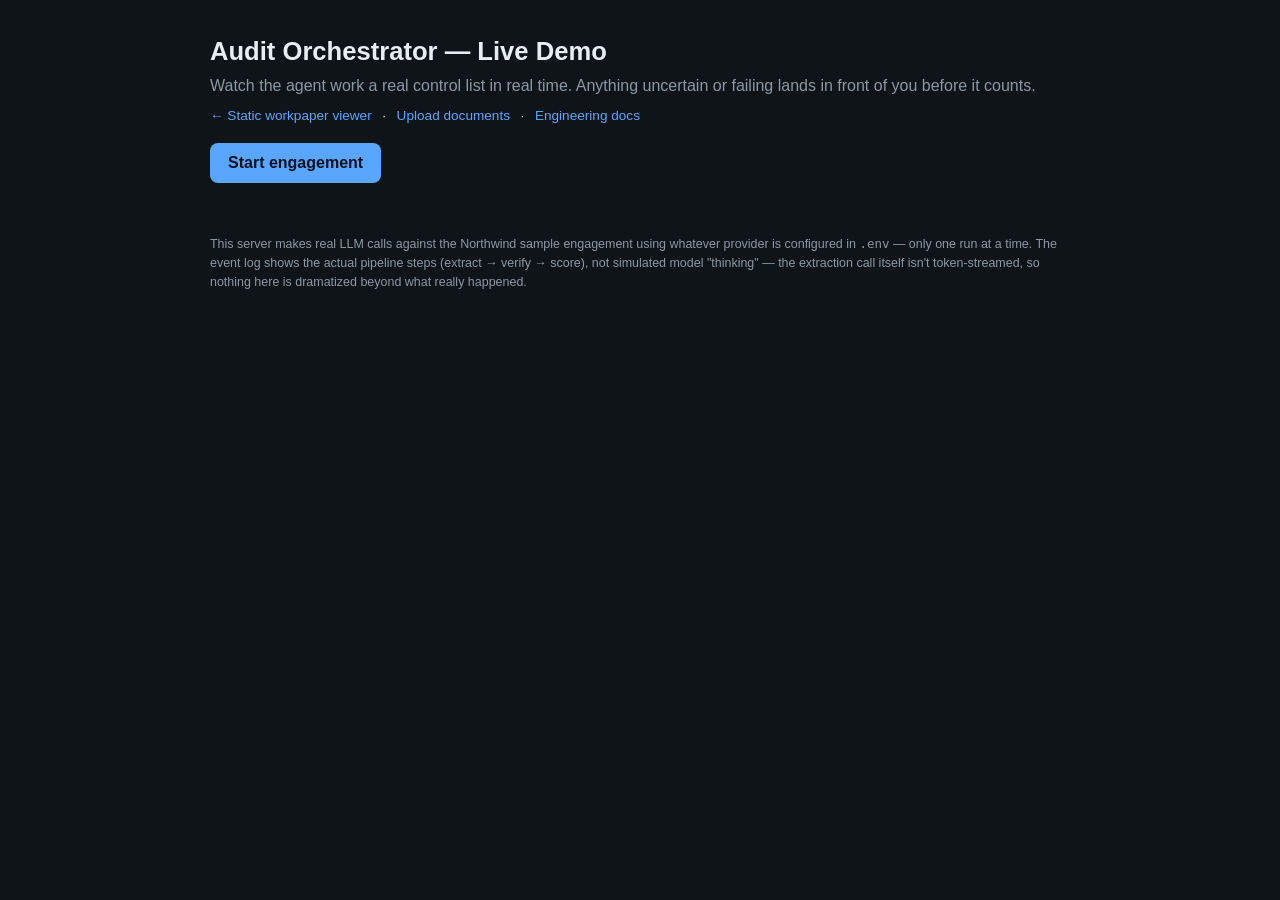
<file: viewer/index.html>
<!DOCTYPE html>
<html lang="en">
<head>
  <meta charset="utf-8" />
  <meta name="viewport" content="width=device-width, initial-scale=1" />
  <title>Audit Orchestrator — Live Demo</title>
  <link rel="stylesheet" href="style.css" />
</head>
<body>
  <header>
    <h1>Audit Orchestrator — Live Demo</h1>
    <p class="tagline">
      Watch the agent work a real control list in real time. Anything
      uncertain or failing lands in front of you before it counts.
    </p>
    <p class="nav">
      <a href="workpaper.html">← Static workpaper viewer</a>
      &ensp;·&ensp;
      <a href="upload.html">Upload documents</a>
      &ensp;·&ensp;
      <a href="engineering/">Engineering docs</a>
    </p>
  </header>

  <main id="app">
    <p class="loading">
      <button id="start" class="btn">Start engagement</button>
    </p>
  </main>

  <footer>
    <p>
      This server makes real LLM calls against the Northwind sample
      engagement using whatever provider is configured in <code>.env</code> —
      only one run at a time. The event log shows the actual pipeline steps
      (extract → verify → score), not simulated model "thinking" — the
      extraction call itself isn't token-streamed, so nothing here is
      dramatized beyond what really happened.
    </p>
  </footer>

  <script src="config.js"></script>
  <script src="render.js"></script>
  <script src="live.js"></script>
</body>
</html>
</file>
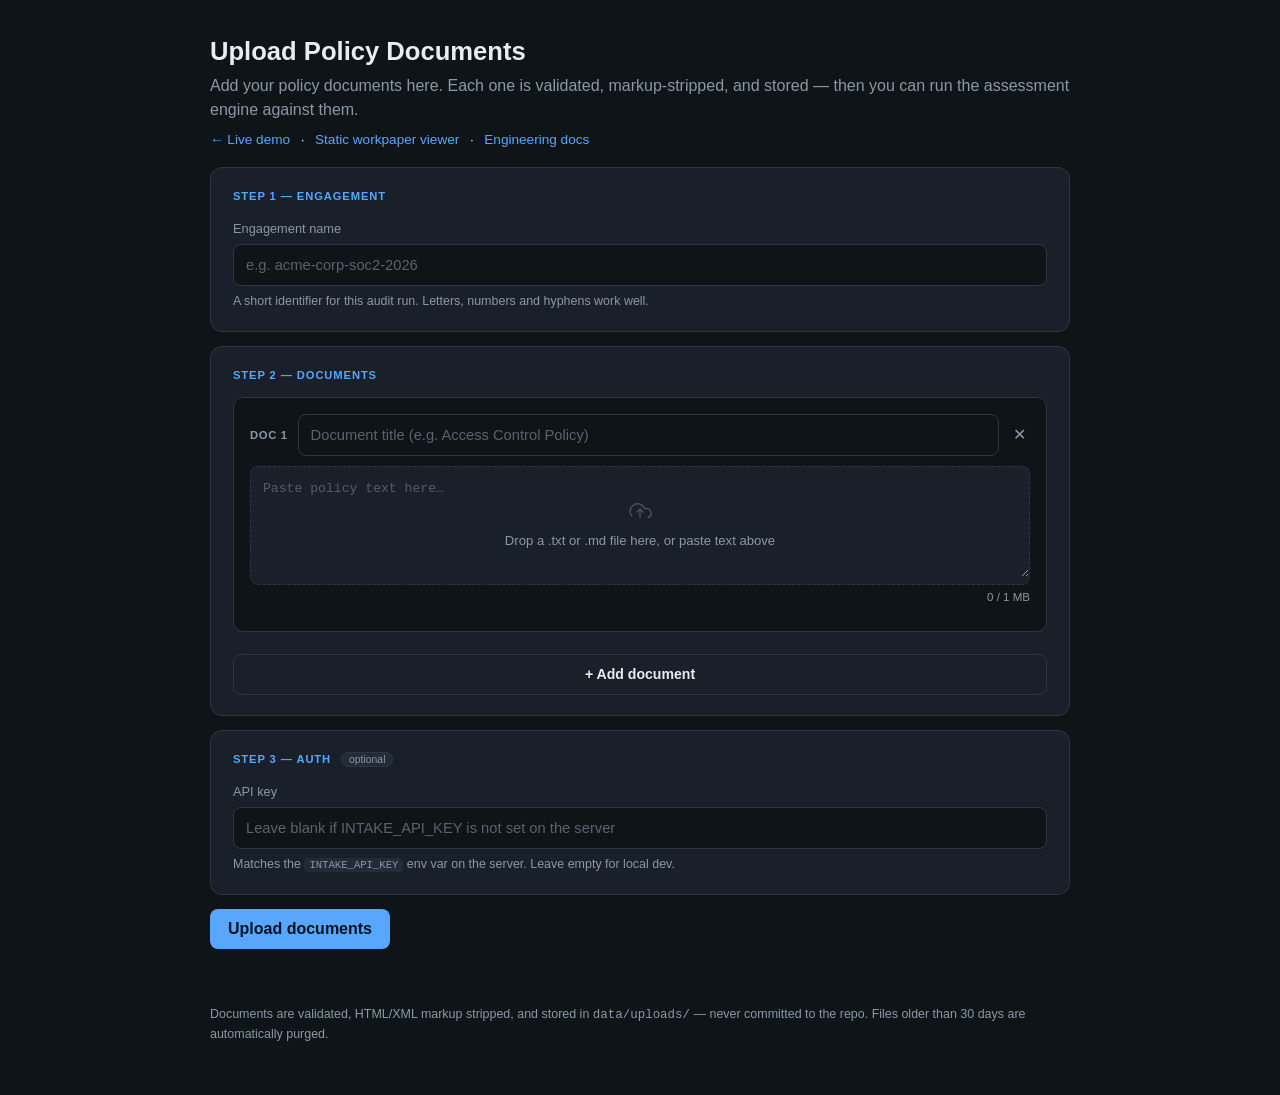
<file: viewer/upload.html>
<!DOCTYPE html>
<html lang="en">
<head>
  <meta charset="utf-8" />
  <meta name="viewport" content="width=device-width, initial-scale=1" />
  <title>Upload Documents — Audit Orchestrator</title>
  <meta name="description" content="Upload policy documents to the Audit Orchestrator intake API for evidence review." />
  <link rel="stylesheet" href="style.css" />
  <link rel="stylesheet" href="upload.css" />
</head>
<body>
  <header>
    <h1>Upload Policy Documents</h1>
    <p class="tagline">
      Add your policy documents here. Each one is validated, markup-stripped,
      and stored — then you can run the assessment engine against them.
    </p>
    <p class="nav">
      <a href="index.html">← Live demo</a>
      &ensp;·&ensp;
      <a href="workpaper.html">Static workpaper viewer</a>
      &ensp;·&ensp;
      <a href="engineering/">Engineering docs</a>
    </p>
  </header>

  <main id="app">

    <!-- ── Step 1: Engagement name ─────────────────────────────── -->
    <section class="card" id="section-engagement">
      <div class="step-label">Step 1 — Engagement</div>
      <label for="engagement-input" class="field-label">Engagement name</label>
      <input
        id="engagement-input"
        type="text"
        class="text-input"
        placeholder="e.g. acme-corp-soc2-2026"
        autocomplete="off"
        spellcheck="false"
      />
      <p class="hint">A short identifier for this audit run. Letters, numbers and hyphens work well.</p>
    </section>

    <!-- ── Step 2: Document list ───────────────────────────────── -->
    <section class="card" id="section-docs">
      <div class="step-label">Step 2 — Documents</div>
      <div id="doc-list"></div>
      <button class="btn ghost add-btn" id="add-doc">+ Add document</button>
    </section>

    <!-- ── Step 3: API key (optional) ─────────────────────────── -->
    <section class="card" id="section-auth">
      <div class="step-label">Step 3 — Auth <span class="optional-badge">optional</span></div>
      <label for="api-key-input" class="field-label">API key</label>
      <input
        id="api-key-input"
        type="password"
        class="text-input"
        placeholder="Leave blank if INTAKE_API_KEY is not set on the server"
        autocomplete="off"
      />
      <p class="hint">Matches the <code>INTAKE_API_KEY</code> env var on the server. Leave empty for local dev.</p>
    </section>

    <!-- ── Upload button + status ─────────────────────────────── -->
    <div class="upload-actions">
      <button class="btn" id="upload-btn">Upload documents</button>
      <div id="upload-status"></div>
    </div>

    <!-- ── Result panel (shown after success) ─────────────────── -->
    <section class="card result-card hidden" id="result-panel">
      <div class="result-header">
        <svg class="check-icon" viewBox="0 0 20 20" fill="none">
          <circle cx="10" cy="10" r="9" stroke="var(--green)" stroke-width="1.5"/>
          <path d="M6 10l3 3 5-5" stroke="var(--green)" stroke-width="1.8" stroke-linecap="round" stroke-linejoin="round"/>
        </svg>
        <span id="result-title">Documents uploaded</span>
      </div>

      <div class="field">
        <div class="label">Intake batch ID</div>
        <div class="mono-value" id="result-intake-id"></div>
      </div>

      <div class="field">
        <div class="label">Document IDs</div>
        <div id="result-doc-ids"></div>
      </div>

      <div class="field">
        <div class="label">Run assessment via CLI</div>
        <div class="cmd-block">
          <code id="cli-cmd"></code>
          <button class="copy-btn" id="copy-btn" title="Copy to clipboard">
            <svg viewBox="0 0 16 16" fill="currentColor" width="14" height="14">
              <path d="M4 2a2 2 0 0 1 2-2h6a2 2 0 0 1 2 2v10a2 2 0 0 1-2 2H6a2 2 0 0 1-2-2V2zm2-1a1 1 0 0 0-1 1v10a1 1 0 0 0 1 1h6a1 1 0 0 0 1-1V2a1 1 0 0 0-1-1H6z"/>
              <path d="M2 5a1 1 0 0 0-1 1v8a1 1 0 0 0 1 1h7a1 1 0 0 0 1-1v-1H2V6a1 1 0 0 0-1-1z"/>
            </svg>
            Copy
          </button>
        </div>
      </div>

      <div class="result-actions">
        <button class="btn" id="go-live-btn">Go to live viewer →</button>
        <button class="btn ghost" id="upload-more-btn">Upload more documents</button>
      </div>
      <p class="hint" id="go-live-hint">
        Opens the live assessment viewer. To run the engine against these
        specific documents, use the CLI command above with <code>--intake-id</code>.
      </p>
    </section>

  </main>

  <footer>
    <p>
      Documents are validated, HTML/XML markup stripped, and stored in
      <code>data/uploads/</code> — never committed to the repo. Files older than
      30 days are automatically purged.
    </p>
  </footer>

  <script src="config.js"></script>
  <script src="upload.js"></script>
</body>
</html>
</file>
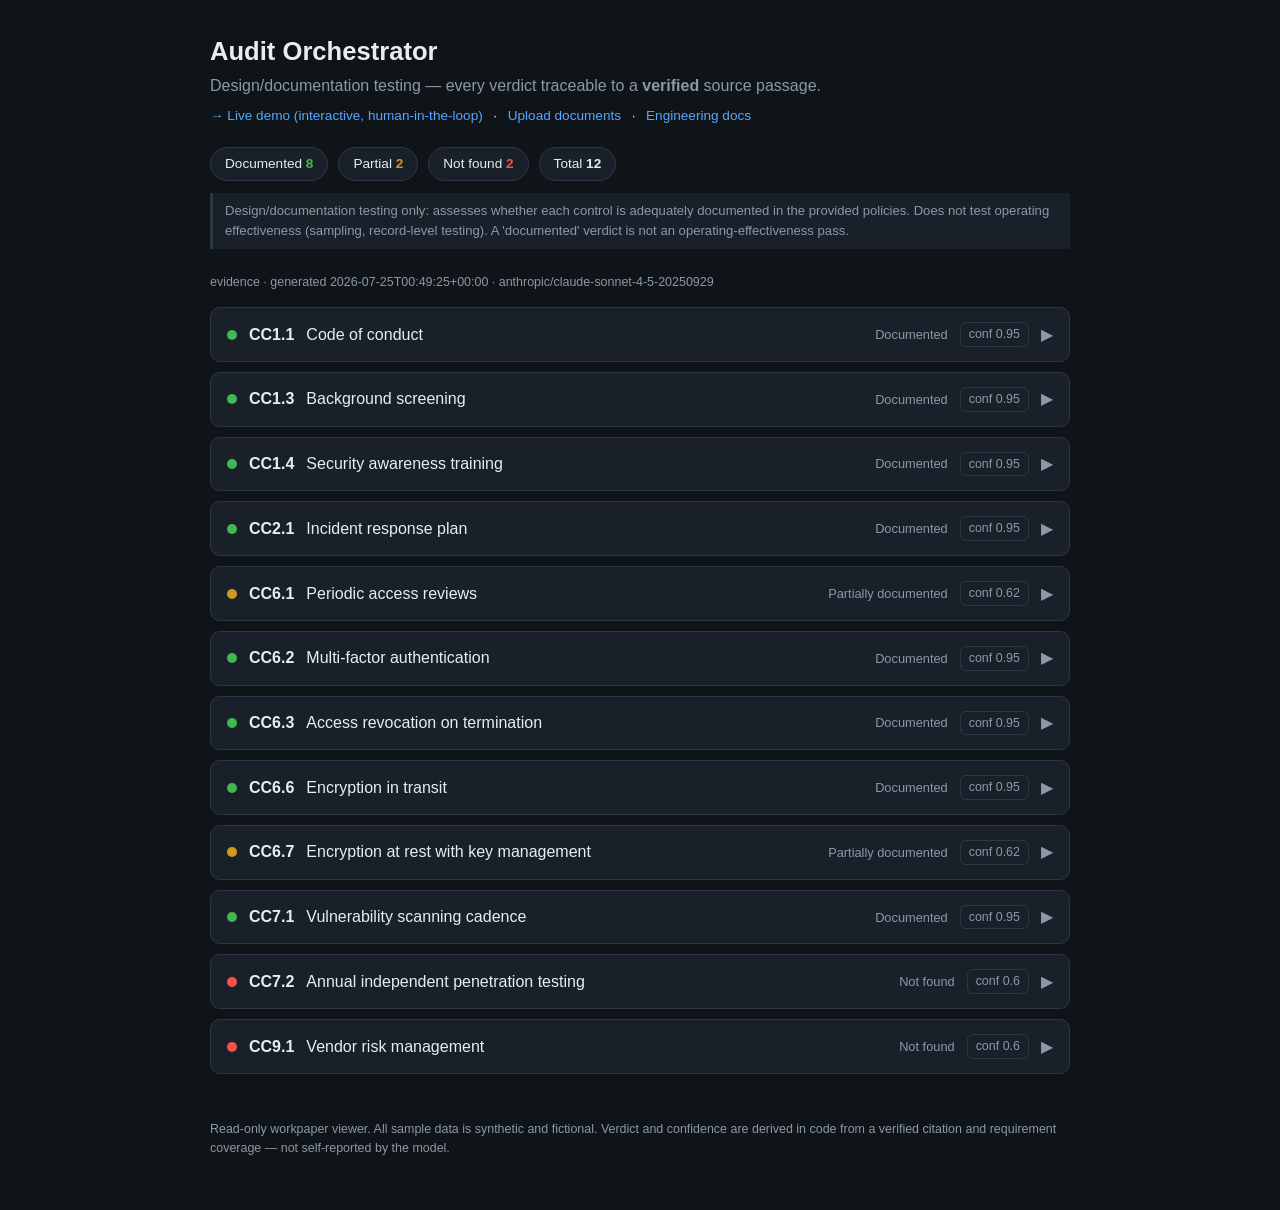
<file: viewer/workpaper.html>
<!DOCTYPE html>
<html lang="en">
<head>
  <meta charset="utf-8" />
  <meta name="viewport" content="width=device-width, initial-scale=1" />
  <title>Audit Orchestrator — Workpaper</title>
  <link rel="stylesheet" href="style.css" />
</head>
<body>
  <header>
    <h1>Audit Orchestrator</h1>
    <p class="tagline">
      Design/documentation testing — every verdict traceable to a
      <strong>verified</strong> source passage.
    </p>
    <p class="nav">
      <a href="index.html">→ Live demo (interactive, human-in-the-loop)</a>
      &ensp;·&ensp;
      <a href="upload.html">Upload documents</a>
      &ensp;·&ensp;
      <a href="engineering/">Engineering docs</a>
    </p>
  </header>

  <main id="app">
    <p class="loading">Loading workpaper…</p>
  </main>

  <footer>
    <p>
      Read-only workpaper viewer. All sample data is synthetic and fictional.
      Verdict and confidence are derived in code from a verified citation and
      requirement coverage — not self-reported by the model.
    </p>
  </footer>

  <script src="render.js"></script>
  <script src="app.js"></script>
</body>
</html>
</file>
<file: viewer/style.css>
:root {
  --bg: #0f1419;
  --panel: #1a2029;
  --panel-2: #222b36;
  --text: #e6edf3;
  --muted: #8b98a5;
  --border: #2d3742;
  --green: #3fb950;
  --amber: #d29922;
  --red: #f85149;
  --accent: #58a6ff;
  --mark: #ffd33d;
}

* { box-sizing: border-box; }

body {
  margin: 0;
  font-family: -apple-system, BlinkMacSystemFont, "Segoe UI", Roboto, Helvetica,
    Arial, sans-serif;
  background: var(--bg);
  color: var(--text);
  line-height: 1.5;
}

header, main, footer {
  max-width: 900px;
  margin: 0 auto;
  padding: 0 20px;
}

header { padding-top: 32px; }
header h1 { margin: 0 0 4px; font-size: 1.6rem; }
.tagline { color: var(--muted); margin: 0 0 8px; }
.nav { margin: 0 0 16px; font-size: 0.85rem; }
.nav a { color: var(--accent); text-decoration: none; }
.nav a:hover { text-decoration: underline; }

.summary {
  display: flex;
  gap: 10px;
  flex-wrap: wrap;
  margin: 20px 0 8px;
}
.pill {
  border: 1px solid var(--border);
  border-radius: 999px;
  padding: 6px 14px;
  font-size: 0.85rem;
  background: var(--panel);
}
.pill b { font-variant-numeric: tabular-nums; }
.pill.documented b { color: var(--green); }
.pill.partial b { color: var(--amber); }
.pill.notfound b { color: var(--red); }

.scope-note {
  font-size: 0.82rem;
  color: var(--muted);
  border-left: 3px solid var(--border);
  padding: 8px 12px;
  margin: 12px 0 24px;
  background: var(--panel);
}

.meta { font-size: 0.78rem; color: var(--muted); margin-bottom: 16px; }

.control {
  border: 1px solid var(--border);
  border-radius: 10px;
  margin-bottom: 10px;
  background: var(--panel);
  overflow: hidden;
}
.control-head {
  display: flex;
  align-items: center;
  gap: 12px;
  padding: 14px 16px;
  cursor: pointer;
  user-select: none;
}
.control-head:hover { background: var(--panel-2); }
.dot { width: 10px; height: 10px; border-radius: 50%; flex: none; }
.dot.documented { background: var(--green); }
.dot.partially_documented { background: var(--amber); }
.dot.not_found { background: var(--red); }

.cid { font-weight: 600; font-variant-numeric: tabular-nums; }
.ctitle { flex: 1; color: var(--text); }
.verdict-label { font-size: 0.8rem; color: var(--muted); }
.conf {
  font-size: 0.78rem;
  font-variant-numeric: tabular-nums;
  color: var(--muted);
  border: 1px solid var(--border);
  border-radius: 6px;
  padding: 2px 8px;
}
.chev { color: var(--muted); transition: transform 0.15s; }
.control.open .chev { transform: rotate(90deg); }

.control-body {
  display: none;
  padding: 0 16px 16px;
  border-top: 1px solid var(--border);
}
.control.open .control-body { display: block; }

.field { margin-top: 14px; }
.field .label {
  font-size: 0.72rem;
  text-transform: uppercase;
  letter-spacing: 0.05em;
  color: var(--muted);
  margin-bottom: 4px;
}
.coverage-bar {
  height: 6px;
  border-radius: 3px;
  background: var(--panel-2);
  overflow: hidden;
  max-width: 220px;
}
.coverage-fill { height: 100%; background: var(--accent); }

.evidence-item { margin-top: 10px; }
.evidence-part {
  font-size: 0.8rem;
  color: var(--text);
  margin-bottom: 4px;
}
.evidence-part::before { content: "▸ "; color: var(--accent); }

.citation-box {
  border: 1px solid var(--border);
  border-radius: 8px;
  background: var(--bg);
  margin-top: 6px;
}
.citation-src {
  font-size: 0.78rem;
  color: var(--accent);
  padding: 8px 12px;
  border-bottom: 1px solid var(--border);
}
.doc-render {
  font-size: 0.82rem;
  white-space: pre-wrap;
  padding: 12px;
  max-height: 260px;
  overflow: auto;
  color: var(--muted);
  font-family: ui-monospace, SFMono-Regular, Menlo, monospace;
}
mark {
  background: var(--mark);
  color: #000;
  padding: 1px 2px;
  border-radius: 2px;
}
.rejected {
  color: var(--red);
  font-size: 0.85rem;
  border: 1px dashed var(--red);
  border-radius: 8px;
  padding: 8px 12px;
  margin-top: 6px;
}
.none { color: var(--muted); font-style: italic; }
.loading { color: var(--muted); }
footer { color: var(--muted); font-size: 0.78rem; padding: 24px 20px 40px; }

/* Live demo (Phase 2) */
.btn {
  font: inherit;
  background: var(--accent);
  color: #04121f;
  border: none;
  border-radius: 8px;
  padding: 8px 18px;
  font-weight: 600;
  cursor: pointer;
}
.btn:disabled { opacity: 0.5; cursor: default; }
.btn.reject { background: var(--red); }
.btn.ghost {
  background: transparent;
  border: 1px solid var(--border);
  color: var(--text);
}

.control.state-pending { opacity: 0.5; }
.control.state-in-progress { border-color: var(--accent); }
.control.state-needs-review { border-color: var(--amber); }
.control.state-needs-review .control-body { display: block; }

.review-panel {
  margin-top: 14px;
  border: 1px dashed var(--amber);
  border-radius: 8px;
  padding: 12px;
}
.review-panel textarea {
  width: 100%;
  min-height: 50px;
  font: inherit;
  background: var(--bg);
  color: var(--text);
  border: 1px solid var(--border);
  border-radius: 6px;
  padding: 8px;
  margin: 8px 0;
  resize: vertical;
}
.review-actions { display: flex; gap: 10px; }
.decision-note {
  margin-top: 8px;
  font-size: 0.85rem;
  color: var(--muted);
}

.log-panel {
  border: 1px solid var(--border);
  border-radius: 10px;
  background: var(--panel);
  padding: 10px 14px;
  margin: 16px 0 24px;
  max-height: 160px;
  overflow-y: auto;
  font-family: ui-monospace, SFMono-Regular, Menlo, monospace;
  font-size: 0.78rem;
  color: var(--muted);
}
.log-panel div { padding: 2px 0; }
.log-panel .log-review { color: var(--amber); }
.log-panel .log-done { color: var(--green); }
</file>
<file: viewer/upload.css>
/* ── Upload page styles ────────────────────────────────────────────────────
   Extends style.css (which is always loaded first). All CSS variables come
   from that file's :root block.
   ─────────────────────────────────────────────────────────────────────── */

/* Cards ------------------------------------------------------------------ */
.card {
  background: var(--panel);
  border: 1px solid var(--border);
  border-radius: 12px;
  padding: 20px 22px;
  margin-bottom: 14px;
}

.step-label {
  font-size: 0.7rem;
  text-transform: uppercase;
  letter-spacing: 0.08em;
  color: var(--accent);
  font-weight: 700;
  margin-bottom: 14px;
}

.optional-badge {
  font-size: 0.65rem;
  background: var(--panel-2);
  border: 1px solid var(--border);
  border-radius: 999px;
  padding: 1px 7px;
  color: var(--muted);
  text-transform: none;
  letter-spacing: 0;
  font-weight: 400;
  vertical-align: middle;
  margin-left: 6px;
}

/* Inputs ----------------------------------------------------------------- */
.field-label {
  display: block;
  font-size: 0.8rem;
  color: var(--muted);
  margin-bottom: 6px;
}

.text-input {
  width: 100%;
  font: inherit;
  font-size: 0.92rem;
  background: var(--bg);
  color: var(--text);
  border: 1px solid var(--border);
  border-radius: 8px;
  padding: 9px 12px;
  outline: none;
  transition: border-color 0.15s;
}
.text-input:focus { border-color: var(--accent); }
.text-input::placeholder { color: var(--muted); opacity: 0.6; }

.hint {
  font-size: 0.78rem;
  color: var(--muted);
  margin: 6px 0 0;
}
.hint code {
  background: var(--panel-2);
  border-radius: 4px;
  padding: 1px 5px;
  font-size: 0.85em;
}

/* Add-document button ---------------------------------------------------- */
.add-btn {
  margin-top: 12px;
  width: 100%;
  justify-content: center;
  font-size: 0.88rem;
  padding: 9px;
  border-style: dashed;
  transition: border-color 0.15s, color 0.15s;
}
.add-btn:hover { border-color: var(--accent); color: var(--accent); }

/* Individual document slot ----------------------------------------------- */
.doc-slot {
  border: 1px solid var(--border);
  border-radius: 10px;
  padding: 16px;
  margin-bottom: 10px;
  background: var(--bg);
  position: relative;
  transition: border-color 0.15s;
}
.doc-slot:focus-within { border-color: var(--accent); }

.doc-slot-header {
  display: flex;
  align-items: center;
  gap: 10px;
  margin-bottom: 10px;
}
.doc-number {
  font-size: 0.7rem;
  font-weight: 700;
  color: var(--muted);
  text-transform: uppercase;
  letter-spacing: 0.06em;
  flex: none;
}
.doc-title-input {
  flex: 1;
}
.remove-btn {
  background: none;
  border: none;
  color: var(--muted);
  cursor: pointer;
  padding: 4px;
  border-radius: 6px;
  line-height: 1;
  font-size: 1rem;
  transition: color 0.15s, background 0.15s;
  flex: none;
}
.remove-btn:hover { color: var(--red); background: rgba(248,81,73,0.1); }

/* Drop zone / textarea --------------------------------------------------- */
.drop-zone {
  border: 1.5px dashed var(--border);
  border-radius: 8px;
  background: var(--panel);
  transition: border-color 0.15s, background 0.15s;
  position: relative;
  min-height: 110px;
  cursor: text;
}
.drop-zone.drag-over {
  border-color: var(--accent);
  background: rgba(88,166,255,0.06);
}
.drop-zone.has-content { border-style: solid; }

.doc-textarea {
  width: 100%;
  min-height: 110px;
  font: inherit;
  font-size: 0.82rem;
  font-family: ui-monospace, SFMono-Regular, Menlo, monospace;
  background: transparent;
  color: var(--text);
  border: none;
  outline: none;
  padding: 12px;
  resize: vertical;
  box-sizing: border-box;
}
.doc-textarea::placeholder { color: var(--muted); opacity: 0.5; }

.drop-overlay {
  position: absolute;
  inset: 0;
  display: flex;
  align-items: center;
  justify-content: center;
  flex-direction: column;
  gap: 6px;
  pointer-events: none;
  color: var(--muted);
  font-size: 0.82rem;
  opacity: 1;
  transition: opacity 0.1s;
}
.drop-overlay svg { opacity: 0.4; }
.drop-zone.has-content .drop-overlay { opacity: 0; }

.file-row {
  display: flex;
  align-items: center;
  gap: 8px;
  margin-top: 8px;
}
.file-pill {
  display: inline-flex;
  align-items: center;
  gap: 6px;
  font-size: 0.78rem;
  background: var(--panel-2);
  border: 1px solid var(--border);
  border-radius: 999px;
  padding: 3px 10px;
  color: var(--text);
}
.file-pill button {
  background: none;
  border: none;
  color: var(--muted);
  cursor: pointer;
  padding: 0;
  font-size: 0.9rem;
  line-height: 1;
}
.file-pill button:hover { color: var(--red); }

.char-count {
  font-size: 0.72rem;
  color: var(--muted);
  text-align: right;
  margin-top: 4px;
}
.char-count.warn { color: var(--amber); }
.char-count.over { color: var(--red); }

/* Upload actions --------------------------------------------------------- */
.upload-actions {
  display: flex;
  align-items: center;
  gap: 16px;
  margin: 6px 0 20px;
}
#upload-status {
  font-size: 0.85rem;
  color: var(--muted);
  flex: 1;
}
#upload-status.error { color: var(--red); }
#upload-status.success { color: var(--green); }

/* Spinner */
@keyframes spin { to { transform: rotate(360deg); } }
.spinner {
  display: inline-block;
  width: 14px; height: 14px;
  border: 2px solid var(--border);
  border-top-color: var(--accent);
  border-radius: 50%;
  animation: spin 0.7s linear infinite;
  vertical-align: middle;
  margin-right: 6px;
}

/* Result panel ----------------------------------------------------------- */
.result-card {
  border-color: var(--green);
  animation: fadeSlideIn 0.3s ease;
}
@keyframes fadeSlideIn {
  from { opacity: 0; transform: translateY(8px); }
  to   { opacity: 1; transform: translateY(0); }
}

.result-header {
  display: flex;
  align-items: center;
  gap: 10px;
  font-size: 1rem;
  font-weight: 600;
  color: var(--green);
  margin-bottom: 18px;
}
.check-icon { width: 22px; height: 22px; flex: none; }

.mono-value {
  font-family: ui-monospace, SFMono-Regular, Menlo, monospace;
  font-size: 0.85rem;
  color: var(--accent);
  background: var(--bg);
  border-radius: 6px;
  padding: 6px 10px;
  word-break: break-all;
}

.doc-id-row {
  display: flex;
  align-items: center;
  gap: 8px;
  margin-bottom: 6px;
}
.doc-id-label {
  font-size: 0.78rem;
  color: var(--muted);
  white-space: nowrap;
  flex: none;
  min-width: 90px;
}
.doc-id-value {
  font-family: ui-monospace, SFMono-Regular, Menlo, monospace;
  font-size: 0.78rem;
  color: var(--text);
  word-break: break-all;
  flex: 1;
}

/* CLI command block */
.cmd-block {
  display: flex;
  align-items: flex-start;
  gap: 10px;
  background: var(--bg);
  border: 1px solid var(--border);
  border-radius: 8px;
  padding: 10px 12px;
}
.cmd-block code {
  flex: 1;
  font-family: ui-monospace, SFMono-Regular, Menlo, monospace;
  font-size: 0.78rem;
  color: var(--text);
  white-space: pre-wrap;
  word-break: break-all;
}
.copy-btn {
  display: flex;
  align-items: center;
  gap: 5px;
  background: var(--panel-2);
  border: 1px solid var(--border);
  color: var(--muted);
  border-radius: 6px;
  padding: 4px 10px;
  font: inherit;
  font-size: 0.78rem;
  cursor: pointer;
  flex: none;
  transition: color 0.15s, border-color 0.15s;
}
.copy-btn:hover { color: var(--text); border-color: var(--accent); }
.copy-btn.copied { color: var(--green); border-color: var(--green); }

.result-actions {
  display: flex;
  gap: 10px;
  flex-wrap: wrap;
  margin-top: 18px;
}

.hidden { display: none !important; }

/* Validation inline errors */
.inline-error {
  font-size: 0.78rem;
  color: var(--red);
  margin-top: 4px;
  display: none;
}
.inline-error.visible { display: block; }
.text-input.invalid { border-color: var(--red); }
/* Drop-zone border (not the textarea which has border:none) */
.drop-zone.dz-invalid { border-color: var(--red); border-style: solid; }
</file>
